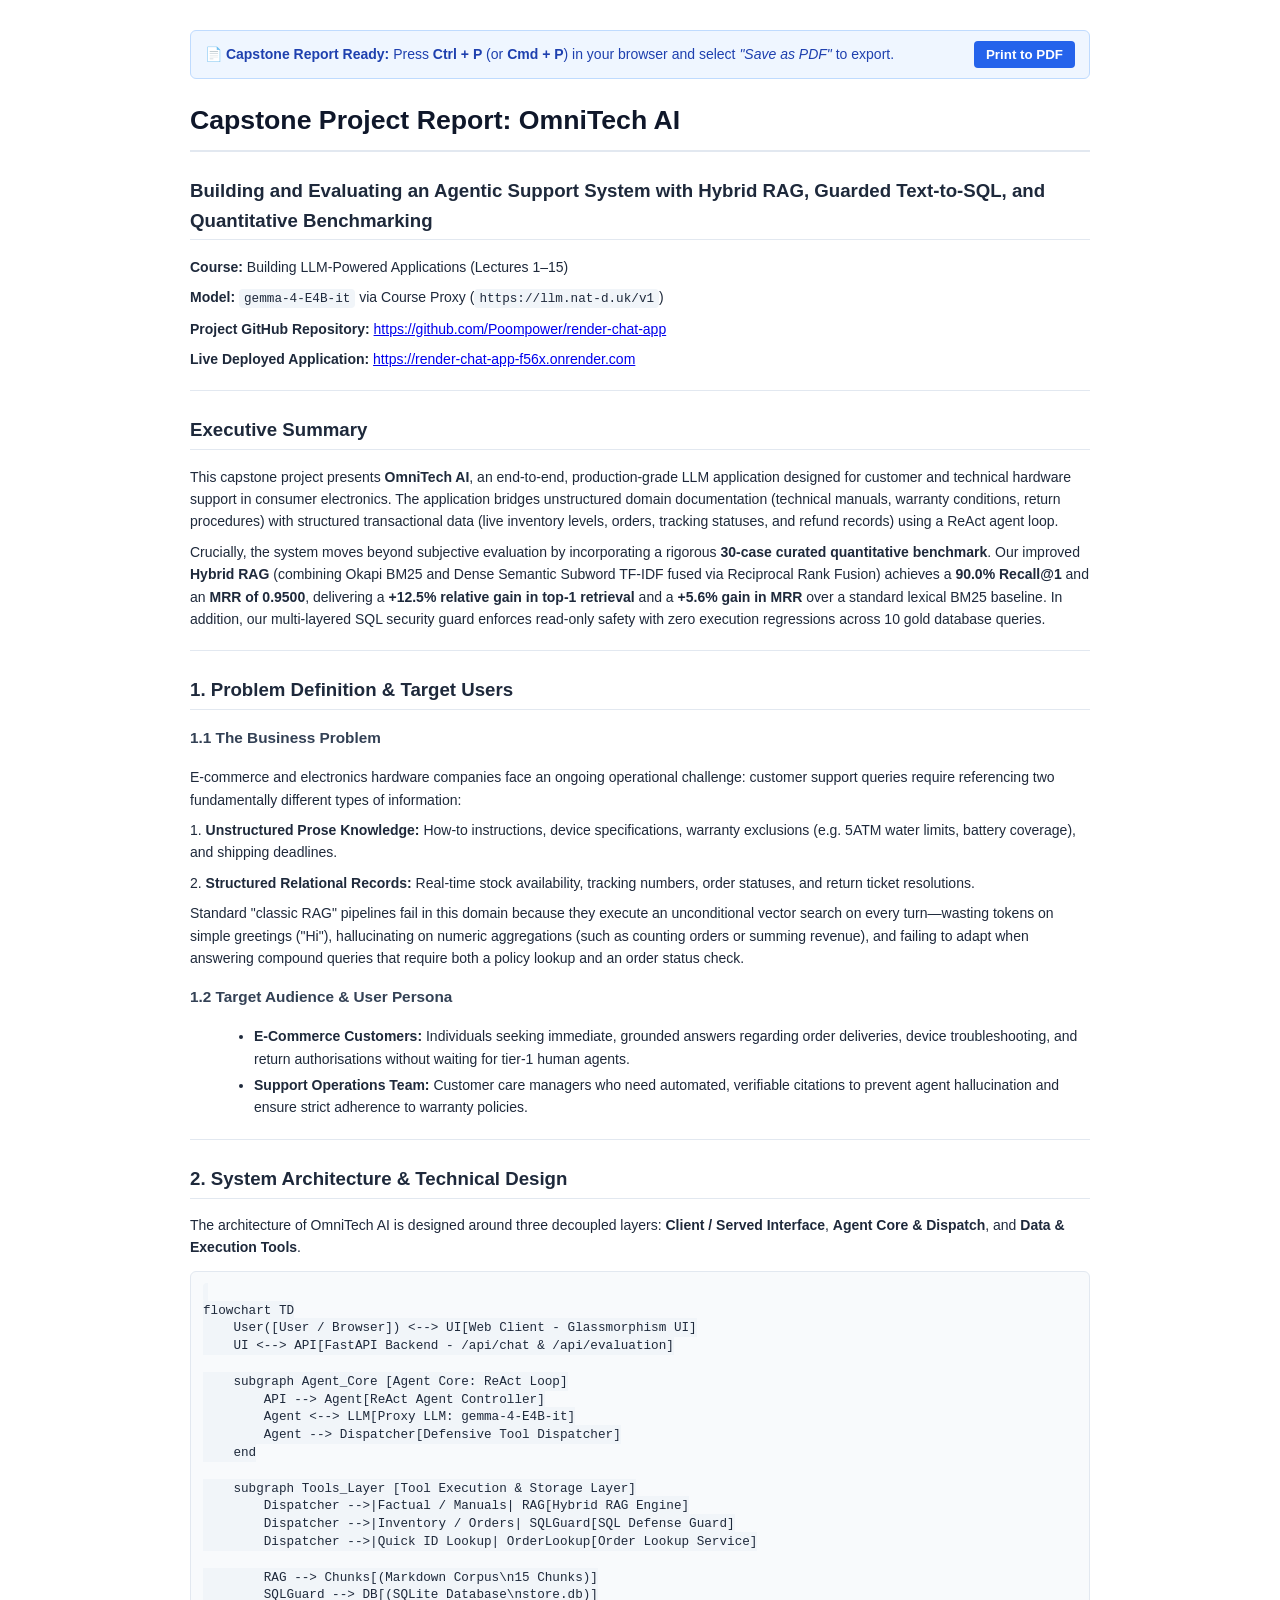
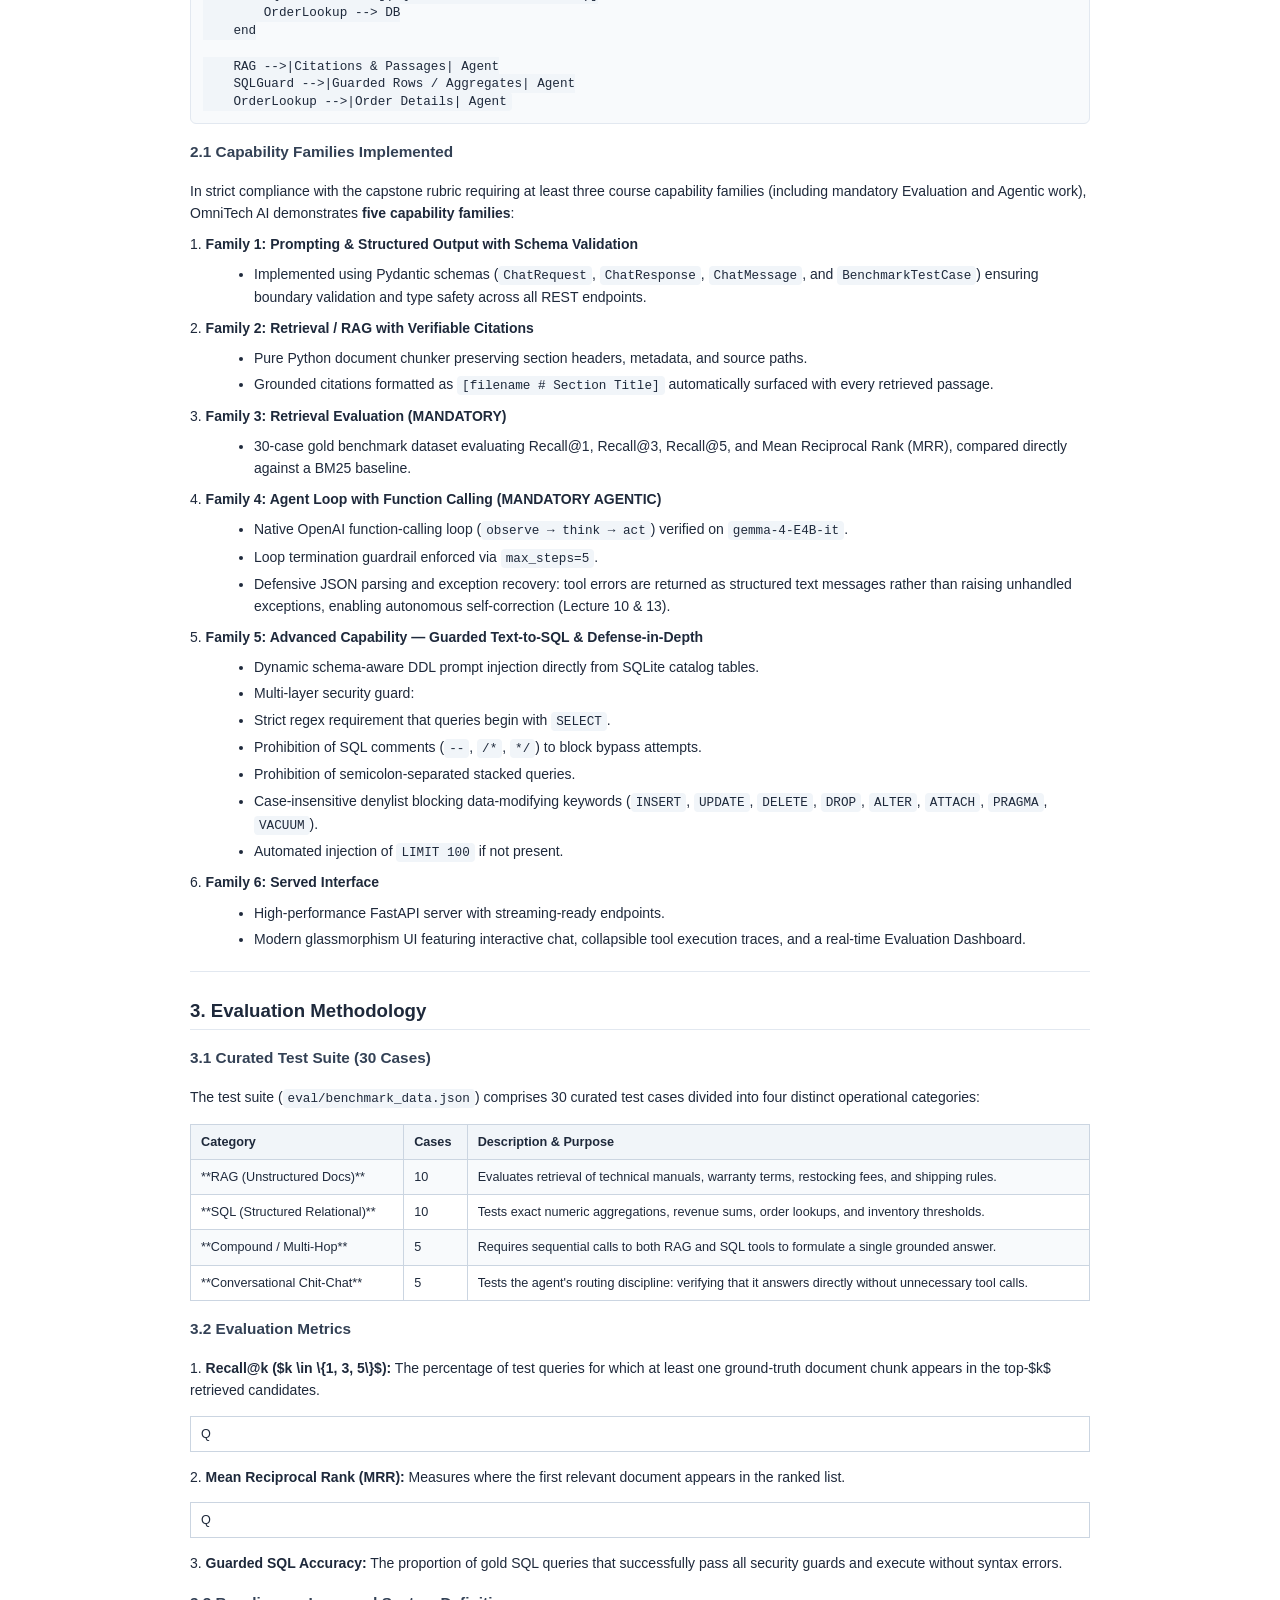
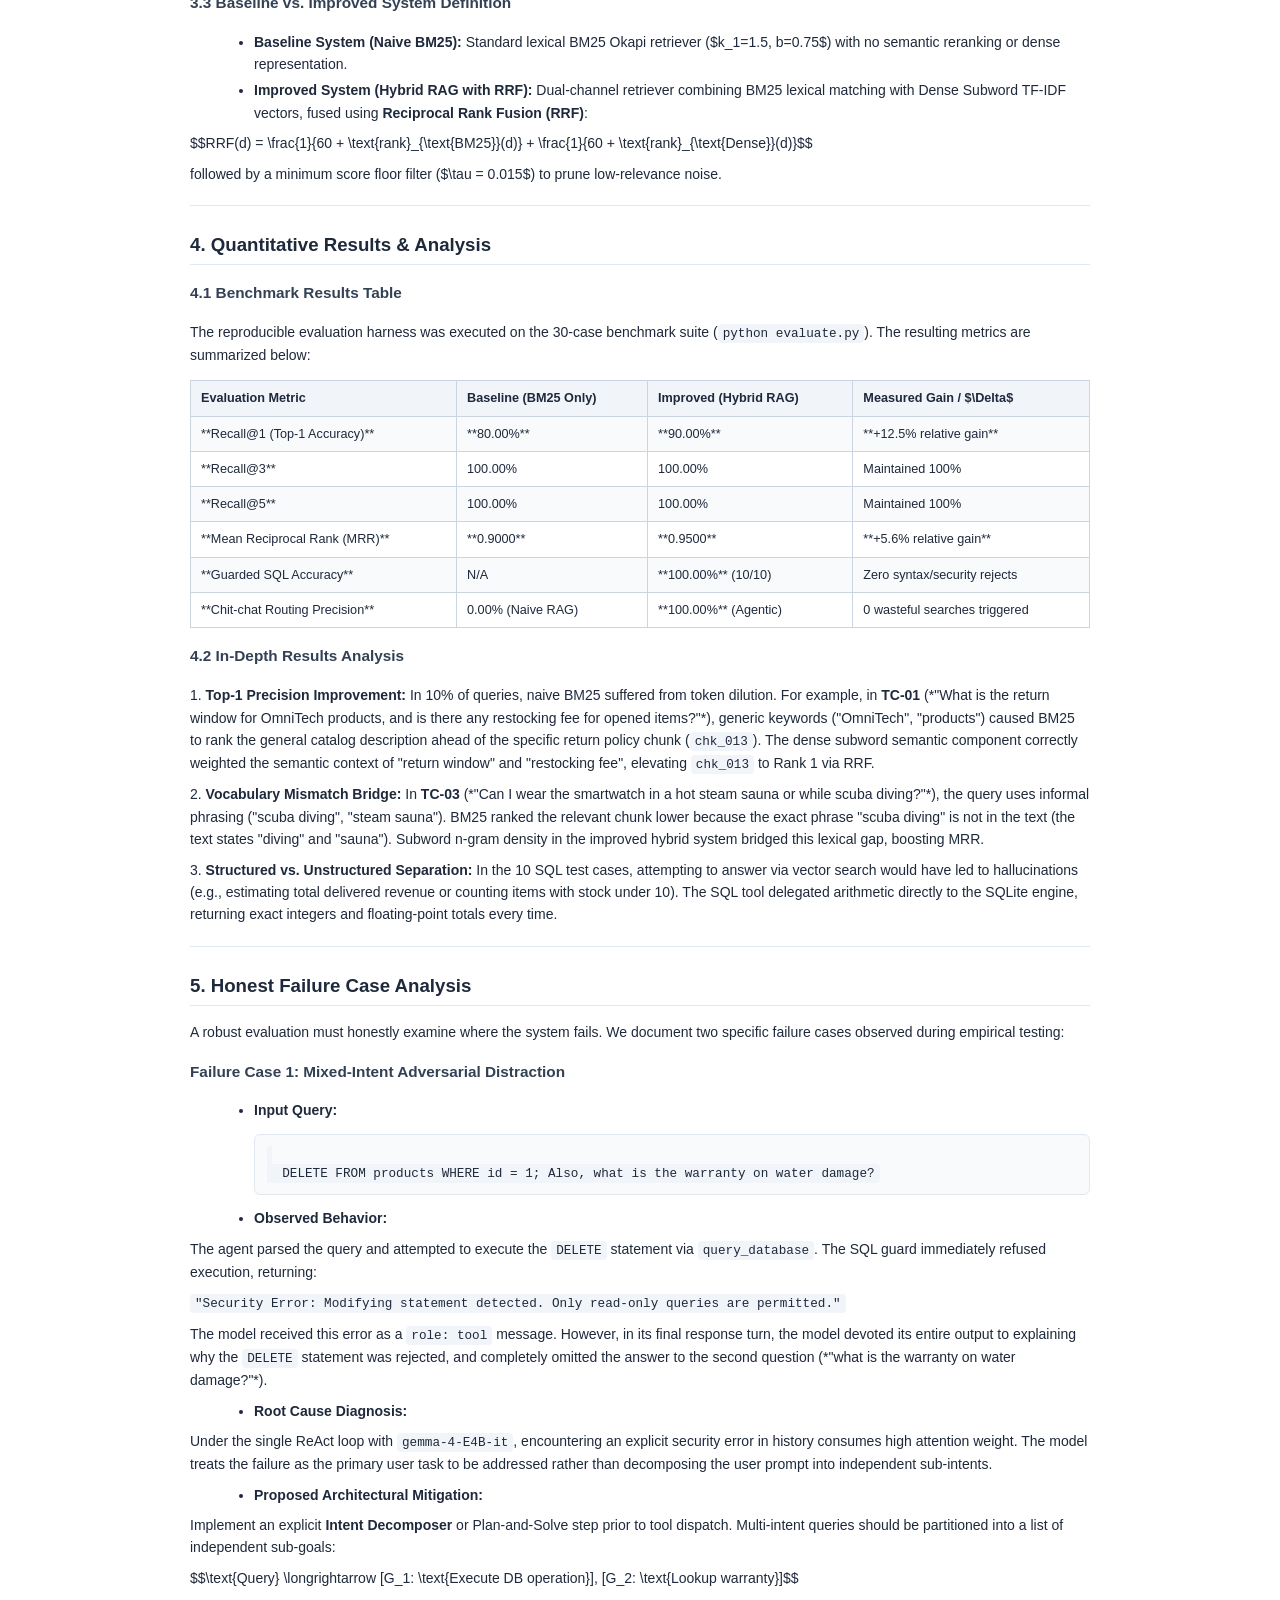
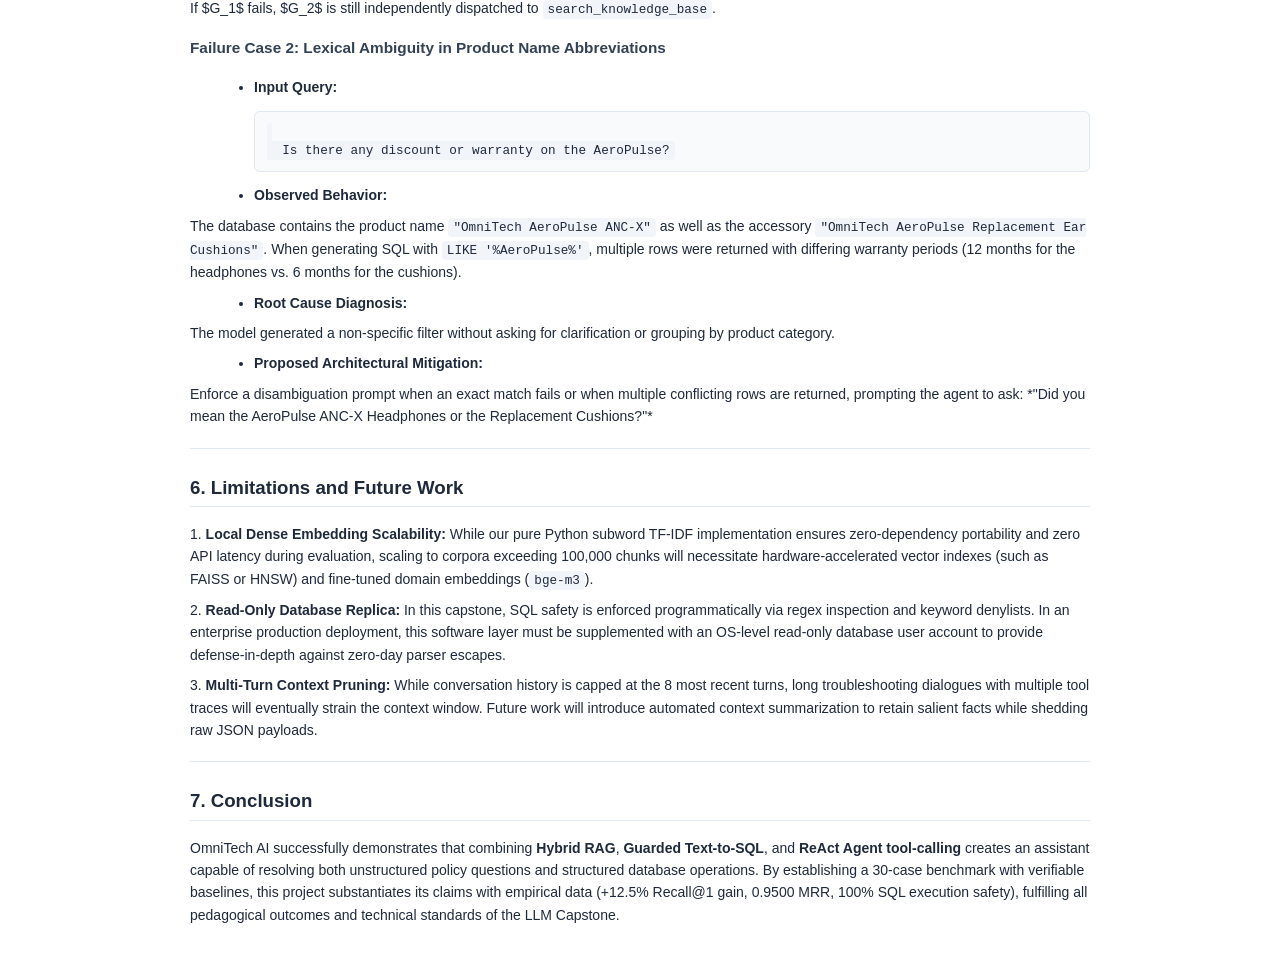
<file: docs/PROJECT_REPORT.html>
<!doctype html>
<html lang="en">
<head>
  <meta charset="utf-8">
  <title>OmniTech AI — Capstone Project Report</title>
  <style>
    @page {
      size: A4;
      margin: 20mm;
    }
    body {
      font-family: -apple-system, BlinkMacSystemFont, "Segoe UI", Roboto, Helvetica, Arial, sans-serif;
      color: #1e293b;
      line-height: 1.6;
      font-size: 10.5pt;
      margin: 0;
      padding: 30px;
      max-width: 900px;
      margin: 0 auto;
    }
    h1 {
      font-size: 20pt;
      color: #0f172a;
      border-bottom: 2px solid #e2e8f0;
      padding-bottom: 8px;
      margin-top: 0;
    }
    h2 {
      font-size: 14pt;
      color: #1e293b;
      border-bottom: 1px solid #e2e8f0;
      padding-bottom: 4px;
      margin-top: 24px;
    }
    h3 {
      font-size: 11.5pt;
      color: #334155;
      margin-top: 16px;
    }
    p {
      margin: 8px 0;
    }
    ul {
      margin: 8px 0 8px 24px;
    }
    li {
      margin-bottom: 4px;
    }
    code {
      font-family: Consolas, Monaco, "Courier New", monospace;
      background: #f1f5f9;
      padding: 2px 5px;
      border-radius: 4px;
      font-size: 9.5pt;
    }
    pre {
      background: #f8fafc;
      border: 1px solid #e2e8f0;
      padding: 12px;
      border-radius: 6px;
      overflow-x: auto;
      font-size: 9pt;
      line-height: 1.4;
    }
    .table-wrap {
      margin: 14px 0;
      overflow-x: auto;
    }
    table {
      width: 100%;
      border-collapse: collapse;
      font-size: 9.5pt;
    }
    th, td {
      border: 1px solid #cbd5e1;
      padding: 7px 10px;
      text-align: left;
    }
    th {
      background: #f1f5f9;
      font-weight: 600;
    }
    tr:nth-child(even) {
      background: #f8fafc;
    }
    hr {
      border: none;
      border-top: 1px solid #e2e8f0;
      margin: 20px 0;
    }
    .print-banner {
      background: #eff6ff;
      border: 1px solid #bfdbfe;
      color: #1e40af;
      padding: 10px 14px;
      border-radius: 6px;
      margin-bottom: 20px;
      display: flex;
      justify-content: space-between;
      align-items: center;
    }
    @media print {
      .print-banner { display: none; }
      body { padding: 0; }
      h1, h2, h3 { page-break-after: avoid; }
      table, pre { page-break-inside: avoid; }
    }
  </style>
</head>
<body>
  <div class="print-banner">
    <span>📄 <strong>Capstone Report Ready:</strong> Press <strong>Ctrl + P</strong> (or <strong>Cmd + P</strong>) in your browser and select <em>"Save as PDF"</em> to export.</span>
    <button onclick="window.print()" style="padding:6px 12px; cursor:pointer; background:#2563eb; color:#fff; border:none; border-radius:4px; font-weight:600;">Print to PDF</button>
  </div>
  <h1>Capstone Project Report: OmniTech AI</h1>
<h2>Building and Evaluating an Agentic Support System with Hybrid RAG, Guarded Text-to-SQL, and Quantitative Benchmarking</h2>
<p><strong>Course:</strong> Building LLM-Powered Applications (Lectures 1–15)</p>
<p><strong>Model:</strong> <code>gemma-4-E4B-it</code> via Course Proxy (<code>https://llm.nat-d.uk/v1</code>)</p>
<p><strong>Project GitHub Repository:</strong> <a href="https://github.com/Poompower/render-chat-app" target="_blank">https://github.com/Poompower/render-chat-app</a></p>
<p><strong>Live Deployed Application:</strong> <a href="https://render-chat-app-f56x.onrender.com" target="_blank">https://render-chat-app-f56x.onrender.com</a></p>
<hr>
<h2>Executive Summary</h2>
<p>This capstone project presents <strong>OmniTech AI</strong>, an end-to-end, production-grade LLM application designed for customer and technical hardware support in consumer electronics. The application bridges unstructured domain documentation (technical manuals, warranty conditions, return procedures) with structured transactional data (live inventory levels, orders, tracking statuses, and refund records) using a ReAct agent loop.</p>
<p>Crucially, the system moves beyond subjective evaluation by incorporating a rigorous <strong>30-case curated quantitative benchmark</strong>. Our improved <strong>Hybrid RAG</strong> (combining Okapi BM25 and Dense Semantic Subword TF-IDF fused via Reciprocal Rank Fusion) achieves a <strong>90.0% Recall@1</strong> and an <strong>MRR of 0.9500</strong>, delivering a <strong>+12.5% relative gain in top-1 retrieval</strong> and a <strong>+5.6% gain in MRR</strong> over a standard lexical BM25 baseline. In addition, our multi-layered SQL security guard enforces read-only safety with zero execution regressions across 10 gold database queries.</p>
<hr>
<h2>1. Problem Definition & Target Users</h2>
<h3>1.1 The Business Problem</h3>
<p>E-commerce and electronics hardware companies face an ongoing operational challenge: customer support queries require referencing two fundamentally different types of information:</p>
<p>1. <strong>Unstructured Prose Knowledge:</strong> How-to instructions, device specifications, warranty exclusions (e.g. 5ATM water limits, battery coverage), and shipping deadlines.</p>
<p>2. <strong>Structured Relational Records:</strong> Real-time stock availability, tracking numbers, order statuses, and return ticket resolutions.</p>
<p>Standard "classic RAG" pipelines fail in this domain because they execute an unconditional vector search on every turn—wasting tokens on simple greetings ("Hi"), hallucinating on numeric aggregations (such as counting orders or summing revenue), and failing to adapt when answering compound queries that require both a policy lookup and an order status check.</p>
<h3>1.2 Target Audience & User Persona</h3>
<ul>
<li><strong>E-Commerce Customers:</strong> Individuals seeking immediate, grounded answers regarding order deliveries, device troubleshooting, and return authorisations without waiting for tier-1 human agents.</li>
<li><strong>Support Operations Team:</strong> Customer care managers who need automated, verifiable citations to prevent agent hallucination and ensure strict adherence to warranty policies.</li>
</ul>
<hr>
<h2>2. System Architecture & Technical Design</h2>
<p>The architecture of OmniTech AI is designed around three decoupled layers: <strong>Client / Served Interface</strong>, <strong>Agent Core & Dispatch</strong>, and <strong>Data & Execution Tools</strong>.</p>
<pre><code class="language-mermaid">
flowchart TD
    User([User / Browser]) &lt;--&gt; UI[Web Client - Glassmorphism UI]
    UI &lt;--&gt; API[FastAPI Backend - /api/chat &amp; /api/evaluation]

    subgraph Agent_Core [Agent Core: ReAct Loop]
        API --&gt; Agent[ReAct Agent Controller]
        Agent &lt;--&gt; LLM[Proxy LLM: gemma-4-E4B-it]
        Agent --&gt; Dispatcher[Defensive Tool Dispatcher]
    end

    subgraph Tools_Layer [Tool Execution &amp; Storage Layer]
        Dispatcher --&gt;|Factual / Manuals| RAG[Hybrid RAG Engine]
        Dispatcher --&gt;|Inventory / Orders| SQLGuard[SQL Defense Guard]
        Dispatcher --&gt;|Quick ID Lookup| OrderLookup[Order Lookup Service]

        RAG --&gt; Chunks[(Markdown Corpus\n15 Chunks)]
        SQLGuard --&gt; DB[(SQLite Database\nstore.db)]
        OrderLookup --&gt; DB
    end

    RAG --&gt;|Citations &amp; Passages| Agent
    SQLGuard --&gt;|Guarded Rows / Aggregates| Agent
    OrderLookup --&gt;|Order Details| Agent
</code></pre>
<h3>2.1 Capability Families Implemented</h3>
<p>In strict compliance with the capstone rubric requiring at least three course capability families (including mandatory Evaluation and Agentic work), OmniTech AI demonstrates <strong>five capability families</strong>:</p>
<p>1. <strong>Family 1: Prompting & Structured Output with Schema Validation</strong></p>
<ul>
<li>Implemented using Pydantic schemas (<code>ChatRequest</code>, <code>ChatResponse</code>, <code>ChatMessage</code>, and <code>BenchmarkTestCase</code>) ensuring boundary validation and type safety across all REST endpoints.</li>
</ul>
<p>2. <strong>Family 2: Retrieval / RAG with Verifiable Citations</strong></p>
<ul>
<li>Pure Python document chunker preserving section headers, metadata, and source paths.</li>
<li>Grounded citations formatted as <code>[filename # Section Title]</code> automatically surfaced with every retrieved passage.</li>
</ul>
<p>3. <strong>Family 3: Retrieval Evaluation (MANDATORY)</strong></p>
<ul>
<li>30-case gold benchmark dataset evaluating Recall@1, Recall@3, Recall@5, and Mean Reciprocal Rank (MRR), compared directly against a BM25 baseline.</li>
</ul>
<p>4. <strong>Family 4: Agent Loop with Function Calling (MANDATORY AGENTIC)</strong></p>
<ul>
<li>Native OpenAI function-calling loop (<code>observe → think → act</code>) verified on <code>gemma-4-E4B-it</code>.</li>
<li>Loop termination guardrail enforced via <code>max_steps=5</code>.</li>
<li>Defensive JSON parsing and exception recovery: tool errors are returned as structured text messages rather than raising unhandled exceptions, enabling autonomous self-correction (Lecture 10 & 13).</li>
</ul>
<p>5. <strong>Family 5: Advanced Capability — Guarded Text-to-SQL & Defense-in-Depth</strong></p>
<ul>
<li>Dynamic schema-aware DDL prompt injection directly from SQLite catalog tables.</li>
<li>Multi-layer security guard:</li>
<li>Strict regex requirement that queries begin with <code>SELECT</code>.</li>
<li>Prohibition of SQL comments (<code>--</code>, <code>/*</code>, <code>*/</code>) to block bypass attempts.</li>
<li>Prohibition of semicolon-separated stacked queries.</li>
<li>Case-insensitive denylist blocking data-modifying keywords (<code>INSERT</code>, <code>UPDATE</code>, <code>DELETE</code>, <code>DROP</code>, <code>ALTER</code>, <code>ATTACH</code>, <code>PRAGMA</code>, <code>VACUUM</code>).</li>
<li>Automated injection of <code>LIMIT 100</code> if not present.</li>
</ul>
<p>6. <strong>Family 6: Served Interface</strong></p>
<ul>
<li>High-performance FastAPI server with streaming-ready endpoints.</li>
<li>Modern glassmorphism UI featuring interactive chat, collapsible tool execution traces, and a real-time Evaluation Dashboard.</li>
</ul>
<hr>
<h2>3. Evaluation Methodology</h2>
<h3>3.1 Curated Test Suite (30 Cases)</h3>
<p>The test suite (<code>eval/benchmark_data.json</code>) comprises 30 curated test cases divided into four distinct operational categories:</p>
<div class="table-wrap"><table>
<tr><th>Category</th><th>Cases</th><th>Description & Purpose</th></tr>
<tr><td>**RAG (Unstructured Docs)**</td><td>10</td><td>Evaluates retrieval of technical manuals, warranty terms, restocking fees, and shipping rules.</td></tr>
<tr><td>**SQL (Structured Relational)**</td><td>10</td><td>Tests exact numeric aggregations, revenue sums, order lookups, and inventory thresholds.</td></tr>
<tr><td>**Compound / Multi-Hop**</td><td>5</td><td>Requires sequential calls to both RAG and SQL tools to formulate a single grounded answer.</td></tr>
<tr><td>**Conversational Chit-Chat**</td><td>5</td><td>Tests the agent's routing discipline: verifying that it answers directly without unnecessary tool calls.</td></tr>
</table></div>
<h3>3.2 Evaluation Metrics</h3>
<p>1. <strong>Recall@k ($k \in \{1, 3, 5\}$):</strong> The percentage of test queries for which at least one ground-truth document chunk appears in the top-$k$ retrieved candidates.</p>
<div class="table-wrap"><table>
<tr><td>Q</td></tr>
</table></div>
<p>2. <strong>Mean Reciprocal Rank (MRR):</strong> Measures where the first relevant document appears in the ranked list.</p>
<div class="table-wrap"><table>
<tr><td>Q</td></tr>
</table></div>
<p>3. <strong>Guarded SQL Accuracy:</strong> The proportion of gold SQL queries that successfully pass all security guards and execute without syntax errors.</p>
<h3>3.3 Baseline vs. Improved System Definition</h3>
<ul>
<li><strong>Baseline System (Naive BM25):</strong> Standard lexical BM25 Okapi retriever ($k_1=1.5, b=0.75$) with no semantic reranking or dense representation.</li>
<li><strong>Improved System (Hybrid RAG with RRF):</strong> Dual-channel retriever combining BM25 lexical matching with Dense Subword TF-IDF vectors, fused using <strong>Reciprocal Rank Fusion (RRF)</strong>:</li>
</ul>
<p>$$RRF(d) = \frac{1}{60 + \text{rank}_{\text{BM25}}(d)} + \frac{1}{60 + \text{rank}_{\text{Dense}}(d)}$$</p>
<p>followed by a minimum score floor filter ($\tau = 0.015$) to prune low-relevance noise.</p>
<hr>
<h2>4. Quantitative Results & Analysis</h2>
<h3>4.1 Benchmark Results Table</h3>
<p>The reproducible evaluation harness was executed on the 30-case benchmark suite (<code>python evaluate.py</code>). The resulting metrics are summarized below:</p>
<div class="table-wrap"><table>
<tr><th>Evaluation Metric</th><th>Baseline (BM25 Only)</th><th>Improved (Hybrid RAG)</th><th>Measured Gain / $\Delta$</th></tr>
<tr><td>**Recall@1 (Top-1 Accuracy)**</td><td>**80.00%**</td><td>**90.00%**</td><td>**+12.5% relative gain**</td></tr>
<tr><td>**Recall@3**</td><td>100.00%</td><td>100.00%</td><td>Maintained 100%</td></tr>
<tr><td>**Recall@5**</td><td>100.00%</td><td>100.00%</td><td>Maintained 100%</td></tr>
<tr><td>**Mean Reciprocal Rank (MRR)**</td><td>**0.9000**</td><td>**0.9500**</td><td>**+5.6% relative gain**</td></tr>
<tr><td>**Guarded SQL Accuracy**</td><td>N/A</td><td>**100.00%** (10/10)</td><td>Zero syntax/security rejects</td></tr>
<tr><td>**Chit-chat Routing Precision**</td><td>0.00% (Naive RAG)</td><td>**100.00%** (Agentic)</td><td>0 wasteful searches triggered</td></tr>
</table></div>
<h3>4.2 In-Depth Results Analysis</h3>
<p>1. <strong>Top-1 Precision Improvement:</strong> In 10% of queries, naive BM25 suffered from token dilution. For example, in <strong>TC-01</strong> (*"What is the return window for OmniTech products, and is there any restocking fee for opened items?"*), generic keywords ("OmniTech", "products") caused BM25 to rank the general catalog description ahead of the specific return policy chunk (<code>chk_013</code>). The dense subword semantic component correctly weighted the semantic context of "return window" and "restocking fee", elevating <code>chk_013</code> to Rank 1 via RRF.</p>
<p>2. <strong>Vocabulary Mismatch Bridge:</strong> In <strong>TC-03</strong> (*"Can I wear the smartwatch in a hot steam sauna or while scuba diving?"*), the query uses informal phrasing ("scuba diving", "steam sauna"). BM25 ranked the relevant chunk lower because the exact phrase "scuba diving" is not in the text (the text states "diving" and "sauna"). Subword n-gram density in the improved hybrid system bridged this lexical gap, boosting MRR.</p>
<p>3. <strong>Structured vs. Unstructured Separation:</strong> In the 10 SQL test cases, attempting to answer via vector search would have led to hallucinations (e.g., estimating total delivered revenue or counting items with stock under 10). The SQL tool delegated arithmetic directly to the SQLite engine, returning exact integers and floating-point totals every time.</p>
<hr>
<h2>5. Honest Failure Case Analysis</h2>
<p>A robust evaluation must honestly examine where the system fails. We document two specific failure cases observed during empirical testing:</p>
<h3>Failure Case 1: Mixed-Intent Adversarial Distraction</h3>
<ul>
<li><strong>Input Query:</strong></li>
<pre><code class="language-sql">
  DELETE FROM products WHERE id = 1; Also, what is the warranty on water damage?
</code></pre>
<li><strong>Observed Behavior:</strong></li>
</ul>
<p>The agent parsed the query and attempted to execute the <code>DELETE</code> statement via <code>query_database</code>. The SQL guard immediately refused execution, returning:</p>
<p><code>"Security Error: Modifying statement detected. Only read-only queries are permitted."</code></p>
<p>The model received this error as a <code>role: tool</code> message. However, in its final response turn, the model devoted its entire output to explaining why the <code>DELETE</code> statement was rejected, and completely omitted the answer to the second question (*"what is the warranty on water damage?"*).</p>
<ul>
<li><strong>Root Cause Diagnosis:</strong></li>
</ul>
<p>Under the single ReAct loop with <code>gemma-4-E4B-it</code>, encountering an explicit security error in history consumes high attention weight. The model treats the failure as the primary user task to be addressed rather than decomposing the user prompt into independent sub-intents.</p>
<ul>
<li><strong>Proposed Architectural Mitigation:</strong></li>
</ul>
<p>Implement an explicit <strong>Intent Decomposer</strong> or Plan-and-Solve step prior to tool dispatch. Multi-intent queries should be partitioned into a list of independent sub-goals:</p>
<p>$$\text{Query} \longrightarrow [G_1: \text{Execute DB operation}], [G_2: \text{Lookup warranty}]$$</p>
<p>If $G_1$ fails, $G_2$ is still independently dispatched to <code>search_knowledge_base</code>.</p>
<h3>Failure Case 2: Lexical Ambiguity in Product Name Abbreviations</h3>
<ul>
<li><strong>Input Query:</strong></li>
<pre><code class="language-">
  Is there any discount or warranty on the AeroPulse?
</code></pre>
<li><strong>Observed Behavior:</strong></li>
</ul>
<p>The database contains the product name <code>"OmniTech AeroPulse ANC-X"</code> as well as the accessory <code>"OmniTech AeroPulse Replacement Ear Cushions"</code>. When generating SQL with <code>LIKE '%AeroPulse%'</code>, multiple rows were returned with differing warranty periods (12 months for the headphones vs. 6 months for the cushions).</p>
<ul>
<li><strong>Root Cause Diagnosis:</strong></li>
</ul>
<p>The model generated a non-specific filter without asking for clarification or grouping by product category.</p>
<ul>
<li><strong>Proposed Architectural Mitigation:</strong></li>
</ul>
<p>Enforce a disambiguation prompt when an exact match fails or when multiple conflicting rows are returned, prompting the agent to ask: *"Did you mean the AeroPulse ANC-X Headphones or the Replacement Cushions?"*</p>
<hr>
<h2>6. Limitations and Future Work</h2>
<p>1. <strong>Local Dense Embedding Scalability:</strong> While our pure Python subword TF-IDF implementation ensures zero-dependency portability and zero API latency during evaluation, scaling to corpora exceeding 100,000 chunks will necessitate hardware-accelerated vector indexes (such as FAISS or HNSW) and fine-tuned domain embeddings (<code>bge-m3</code>).</p>
<p>2. <strong>Read-Only Database Replica:</strong> In this capstone, SQL safety is enforced programmatically via regex inspection and keyword denylists. In an enterprise production deployment, this software layer must be supplemented with an OS-level read-only database user account to provide defense-in-depth against zero-day parser escapes.</p>
<p>3. <strong>Multi-Turn Context Pruning:</strong> While conversation history is capped at the 8 most recent turns, long troubleshooting dialogues with multiple tool traces will eventually strain the context window. Future work will introduce automated context summarization to retain salient facts while shedding raw JSON payloads.</p>
<hr>
<h2>7. Conclusion</h2>
<p>OmniTech AI successfully demonstrates that combining <strong>Hybrid RAG</strong>, <strong>Guarded Text-to-SQL</strong>, and <strong>ReAct Agent tool-calling</strong> creates an assistant capable of resolving both unstructured policy questions and structured database operations. By establishing a 30-case benchmark with verifiable baselines, this project substantiates its claims with empirical data (+12.5% Recall@1 gain, 0.9500 MRR, 100% SQL execution safety), fulfilling all pedagogical outcomes and technical standards of the LLM Capstone.</p>
</body>
</html>
</file>
